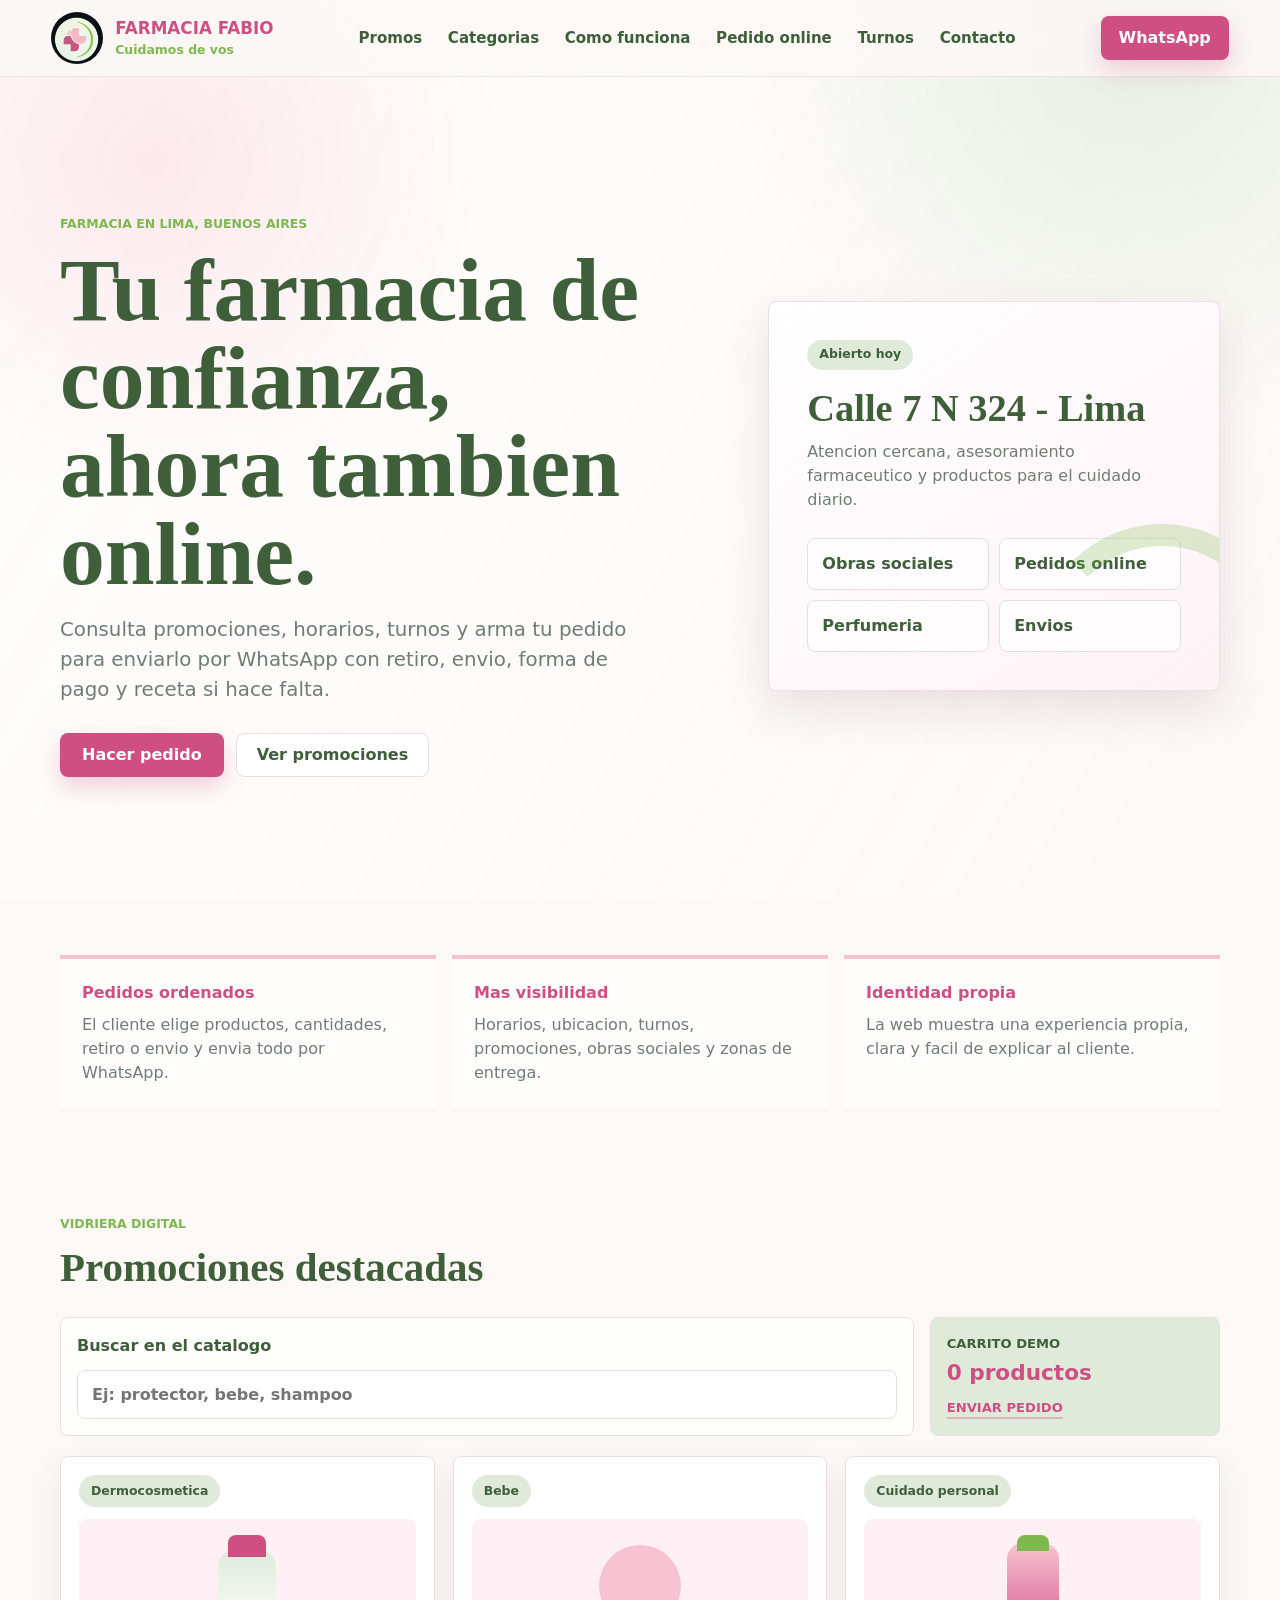
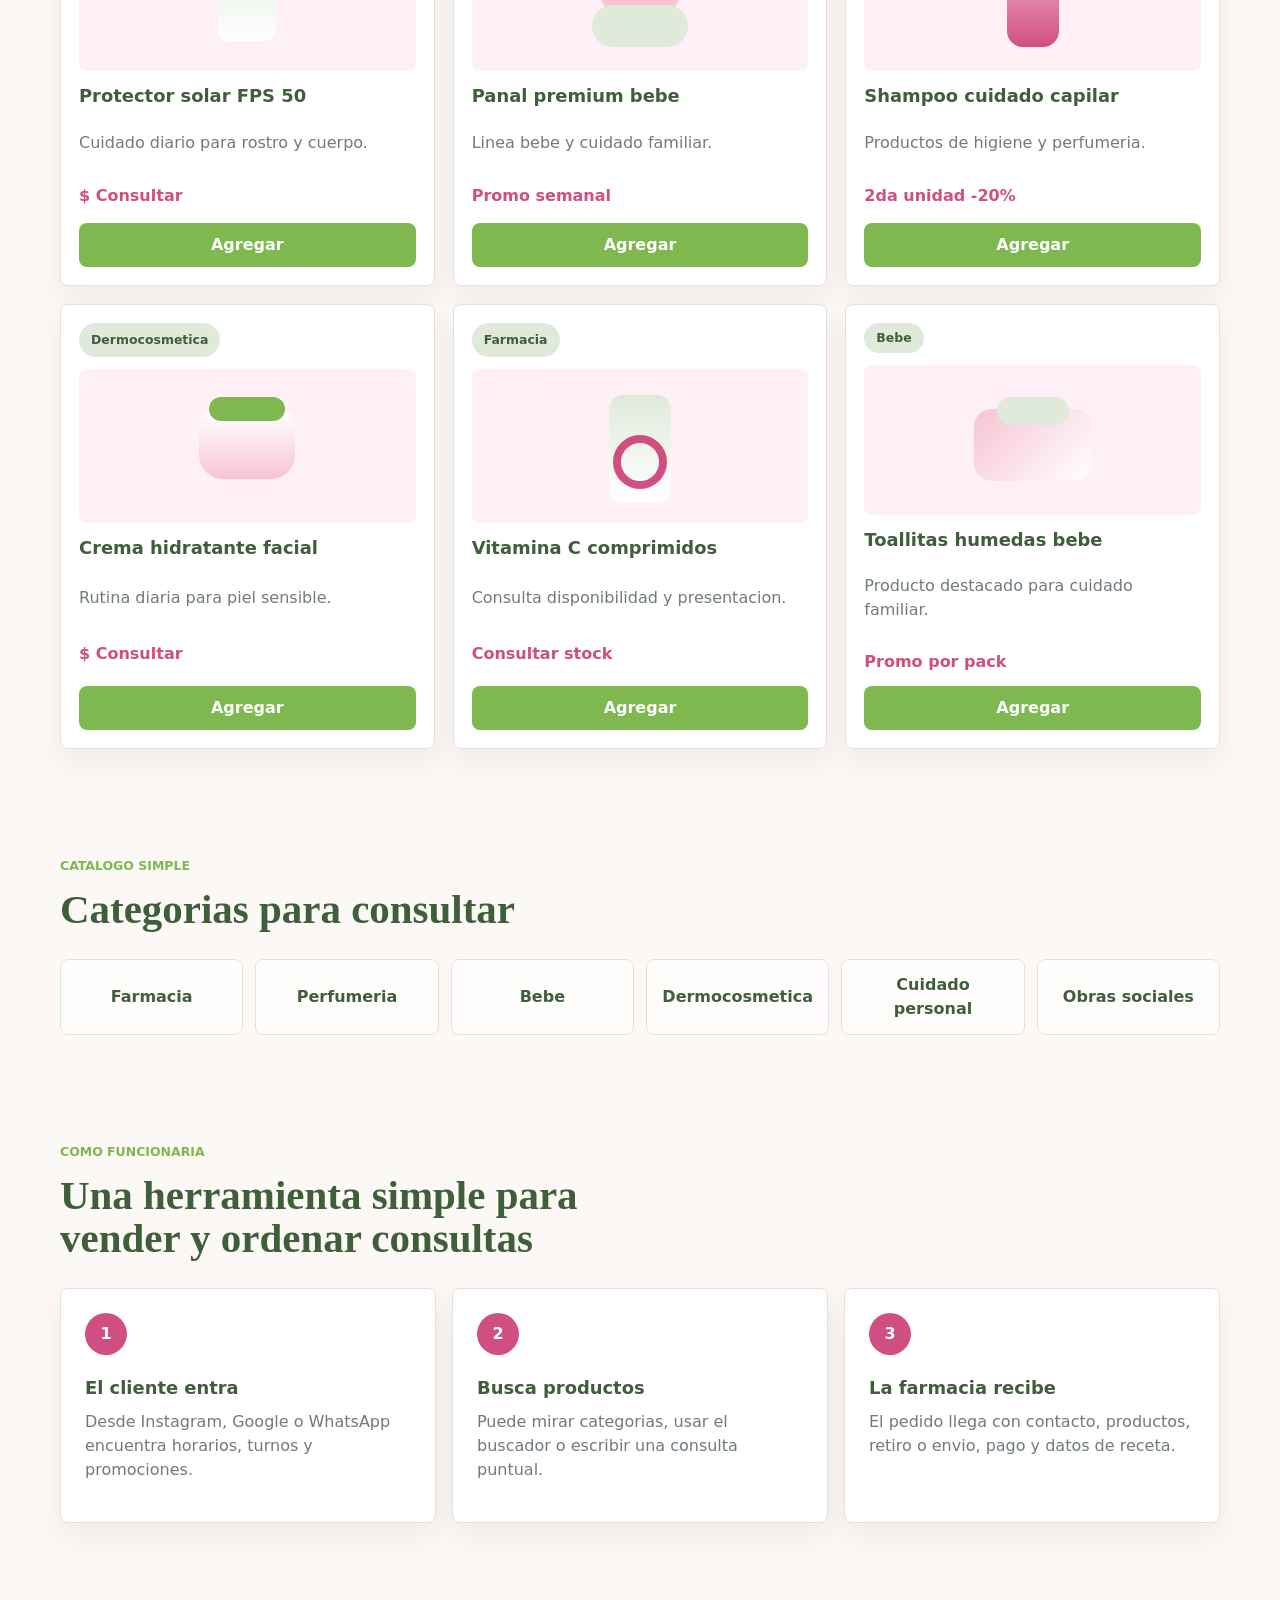
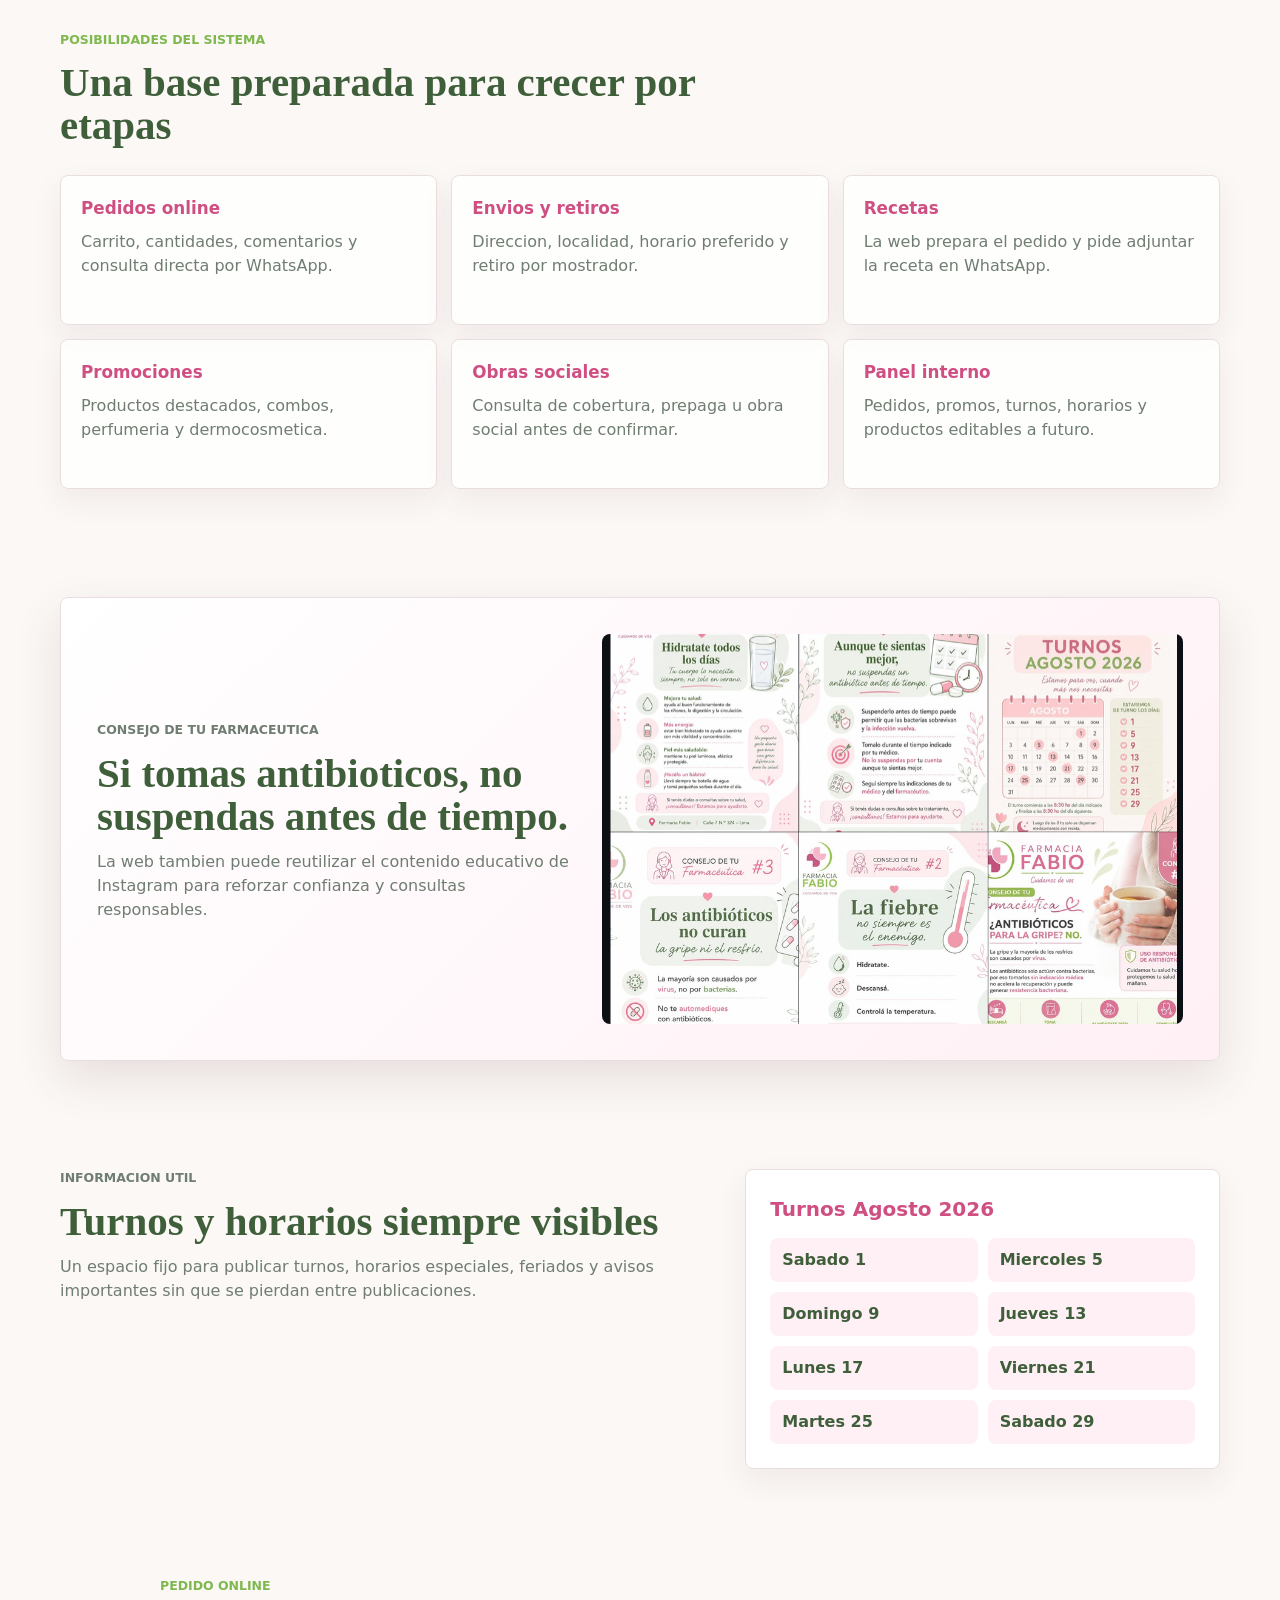
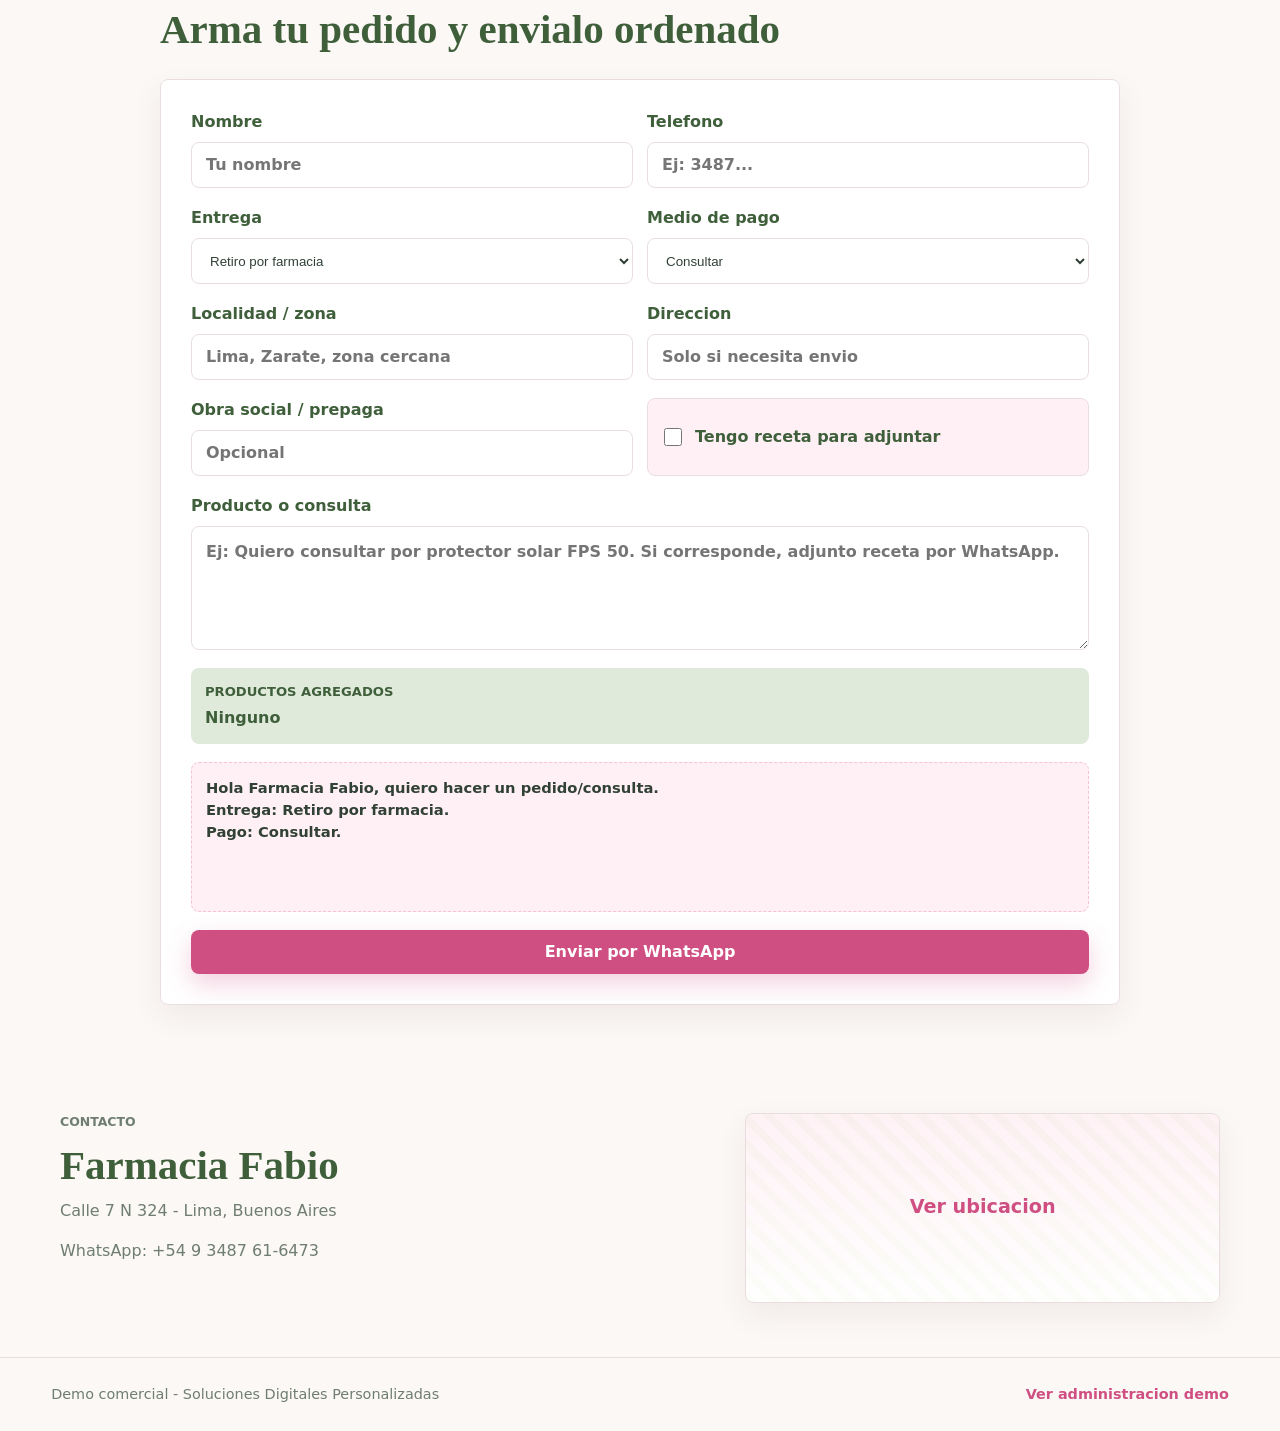
<file: index.html>
<!doctype html>
<html lang="es">
  <head>
    <meta charset="utf-8" />
    <meta name="viewport" content="width=device-width, initial-scale=1" />
    <title>Farmacia Fabio | Demo</title>
    <meta
      name="description"
      content="Demo de vidriera digital y pedidos por WhatsApp para Farmacia Fabio."
    />
    <link rel="stylesheet" href="styles.css" />
  </head>
  <body>
    <header class="site-header">
      <a class="brand" href="#inicio" aria-label="Farmacia Fabio">
        <img src="assets/logo-farmacia-fabio.png" alt="Logo Farmacia Fabio" />
        <span>
          <strong>Farmacia Fabio</strong>
          <small>Cuidamos de vos</small>
        </span>
      </a>

      <nav class="main-nav" aria-label="Principal">
        <a href="#promos">Promos</a>
        <a href="#categorias">Categorias</a>
        <a href="#funciona">Como funciona</a>
        <a href="#pedido">Pedido online</a>
        <a href="#turnos">Turnos</a>
        <a href="#contacto">Contacto</a>
      </nav>

      <a class="header-action" href="https://wa.me/5493487616473" target="_blank" rel="noreferrer">
        WhatsApp
      </a>
    </header>

    <main>
      <section class="hero" id="inicio">
        <div class="hero-copy">
          <p class="eyebrow">Farmacia en Lima, Buenos Aires</p>
          <h1>Tu farmacia de confianza, ahora tambien online.</h1>
          <p class="hero-text">
            Consulta promociones, horarios, turnos y arma tu pedido para enviarlo por
            WhatsApp con retiro, envio, forma de pago y receta si hace falta.
          </p>
          <div class="hero-actions">
            <a class="primary-button" href="#pedido">Hacer pedido</a>
            <a class="secondary-button" href="#promos">Ver promociones</a>
          </div>
        </div>

        <div class="hero-panel" aria-label="Resumen de servicios">
          <div class="status-pill">Abierto hoy</div>
          <h2>Calle 7 N 324 - Lima</h2>
          <p>Atencion cercana, asesoramiento farmaceutico y productos para el cuidado diario.</p>
          <div class="quick-grid">
            <span>Obras sociales</span>
            <span>Pedidos online</span>
            <span>Perfumeria</span>
            <span>Envios</span>
          </div>
        </div>
      </section>

      <section class="section intro-band" aria-label="Servicios principales">
        <article>
          <strong>Pedidos ordenados</strong>
          <span>El cliente elige productos, cantidades, retiro o envio y envia todo por WhatsApp.</span>
        </article>
        <article>
          <strong>Mas visibilidad</strong>
          <span>Horarios, ubicacion, turnos, promociones, obras sociales y zonas de entrega.</span>
        </article>
        <article>
          <strong>Identidad propia</strong>
          <span>La web muestra una experiencia propia, clara y facil de explicar al cliente.</span>
        </article>
      </section>

      <section class="section" id="promos">
        <div class="section-heading">
          <p class="eyebrow">Vidriera digital</p>
          <h2>Promociones destacadas</h2>
        </div>

        <div class="catalog-tools">
          <label class="search-box">
            Buscar en el catalogo
            <input id="productSearch" type="search" placeholder="Ej: protector, bebe, shampoo" />
          </label>
          <div class="cart-summary">
            <span>Carrito demo</span>
            <strong id="cartCount">0 productos</strong>
            <a href="#pedido">Enviar pedido</a>
          </div>
        </div>

        <div class="products-grid" id="products">
          <article class="product-card" data-name="Protector solar FPS 50" data-category="Dermocosmetica">
            <span class="tag">Dermocosmetica</span>
            <div class="product-visual sunscreen"></div>
            <h3>Protector solar FPS 50</h3>
            <p>Cuidado diario para rostro y cuerpo.</p>
            <strong>$ Consultar</strong>
            <button type="button" class="add-button">Agregar</button>
          </article>

          <article class="product-card" data-name="Panal premium bebe" data-category="Bebe">
            <span class="tag">Bebe</span>
            <div class="product-visual baby"></div>
            <h3>Panal premium bebe</h3>
            <p>Linea bebe y cuidado familiar.</p>
            <strong>Promo semanal</strong>
            <button type="button" class="add-button">Agregar</button>
          </article>

          <article class="product-card" data-name="Shampoo cuidado capilar" data-category="Cuidado personal">
            <span class="tag">Cuidado personal</span>
            <div class="product-visual shampoo"></div>
            <h3>Shampoo cuidado capilar</h3>
            <p>Productos de higiene y perfumeria.</p>
            <strong>2da unidad -20%</strong>
            <button type="button" class="add-button">Agregar</button>
          </article>

          <article class="product-card" data-name="Crema hidratante facial" data-category="Dermocosmetica">
            <span class="tag">Dermocosmetica</span>
            <div class="product-visual cream"></div>
            <h3>Crema hidratante facial</h3>
            <p>Rutina diaria para piel sensible.</p>
            <strong>$ Consultar</strong>
            <button type="button" class="add-button">Agregar</button>
          </article>

          <article class="product-card" data-name="Vitamina C comprimidos" data-category="Farmacia">
            <span class="tag">Farmacia</span>
            <div class="product-visual vitamin"></div>
            <h3>Vitamina C comprimidos</h3>
            <p>Consulta disponibilidad y presentacion.</p>
            <strong>Consultar stock</strong>
            <button type="button" class="add-button">Agregar</button>
          </article>

          <article class="product-card" data-name="Toallitas humedas bebe" data-category="Bebe">
            <span class="tag">Bebe</span>
            <div class="product-visual wipes"></div>
            <h3>Toallitas humedas bebe</h3>
            <p>Producto destacado para cuidado familiar.</p>
            <strong>Promo por pack</strong>
            <button type="button" class="add-button">Agregar</button>
          </article>
        </div>

        <p class="empty-state" id="emptyState">No encontramos productos con esa busqueda.</p>
      </section>

      <section class="section categories-section" id="categorias">
        <div class="section-heading">
          <p class="eyebrow">Catalogo simple</p>
          <h2>Categorias para consultar</h2>
        </div>

        <div class="category-grid">
          <a href="#pedido">Farmacia</a>
          <a href="#pedido">Perfumeria</a>
          <a href="#pedido">Bebe</a>
          <a href="#pedido">Dermocosmetica</a>
          <a href="#pedido">Cuidado personal</a>
          <a href="#pedido">Obras sociales</a>
        </div>
      </section>

      <section class="section steps-section" id="funciona">
        <div class="section-heading">
          <p class="eyebrow">Como funcionaria</p>
          <h2>Una herramienta simple para vender y ordenar consultas</h2>
        </div>

        <div class="steps-grid">
          <article>
            <span>1</span>
            <h3>El cliente entra</h3>
            <p>Desde Instagram, Google o WhatsApp encuentra horarios, turnos y promociones.</p>
          </article>
          <article>
            <span>2</span>
            <h3>Busca productos</h3>
            <p>Puede mirar categorias, usar el buscador o escribir una consulta puntual.</p>
          </article>
          <article>
            <span>3</span>
            <h3>La farmacia recibe</h3>
            <p>El pedido llega con contacto, productos, retiro o envio, pago y datos de receta.</p>
          </article>
        </div>
      </section>

      <section class="section capability-section">
        <div class="section-heading">
          <p class="eyebrow">Posibilidades del sistema</p>
          <h2>Una base preparada para crecer por etapas</h2>
        </div>

        <div class="capability-grid">
          <article>
            <strong>Pedidos online</strong>
            <span>Carrito, cantidades, comentarios y consulta directa por WhatsApp.</span>
          </article>
          <article>
            <strong>Envios y retiros</strong>
            <span>Direccion, localidad, horario preferido y retiro por mostrador.</span>
          </article>
          <article>
            <strong>Recetas</strong>
            <span>La web prepara el pedido y pide adjuntar la receta en WhatsApp.</span>
          </article>
          <article>
            <strong>Promociones</strong>
            <span>Productos destacados, combos, perfumeria y dermocosmetica.</span>
          </article>
          <article>
            <strong>Obras sociales</strong>
            <span>Consulta de cobertura, prepaga u obra social antes de confirmar.</span>
          </article>
          <article>
            <strong>Panel interno</strong>
            <span>Pedidos, promos, turnos, horarios y productos editables a futuro.</span>
          </article>
        </div>
      </section>

      <section class="section advice-section">
        <div class="advice-card">
          <div>
            <p class="eyebrow">Consejo de tu farmaceutica</p>
            <h2>Si tomas antibioticos, no suspendas antes de tiempo.</h2>
            <p>
              La web tambien puede reutilizar el contenido educativo de Instagram para
              reforzar confianza y consultas responsables.
            </p>
          </div>
          <img src="assets/instagram-referencia.png" alt="Publicaciones de referencia de Farmacia Fabio" />
        </div>
      </section>

      <section class="section split-section" id="turnos">
        <div>
          <p class="eyebrow">Informacion util</p>
          <h2>Turnos y horarios siempre visibles</h2>
          <p>
            Un espacio fijo para publicar turnos, horarios especiales, feriados y avisos
            importantes sin que se pierdan entre publicaciones.
          </p>
        </div>
        <div class="turn-card">
          <strong>Turnos Agosto 2026</strong>
          <ul>
            <li>Sabado 1</li>
            <li>Miercoles 5</li>
            <li>Domingo 9</li>
            <li>Jueves 13</li>
            <li>Lunes 17</li>
            <li>Viernes 21</li>
            <li>Martes 25</li>
            <li>Sabado 29</li>
          </ul>
        </div>
      </section>

      <section class="section order-section" id="pedido">
        <div class="section-heading">
          <p class="eyebrow">Pedido online</p>
          <h2>Arma tu pedido y envialo ordenado</h2>
        </div>

        <form class="order-box" id="orderForm">
          <div class="order-grid">
            <label>
              Nombre
              <input id="customerName" type="text" placeholder="Tu nombre" />
            </label>
            <label>
              Telefono
              <input id="customerPhone" type="tel" placeholder="Ej: 3487..." />
            </label>
          </div>

          <div class="order-grid">
            <label>
              Entrega
              <select id="deliveryMethod">
                <option value="Retiro por farmacia">Retiro por farmacia</option>
                <option value="Envio a domicilio">Envio a domicilio</option>
              </select>
            </label>
            <label>
              Medio de pago
              <select id="paymentMethod">
                <option value="Consultar">Consultar</option>
                <option value="Efectivo">Efectivo</option>
                <option value="Transferencia">Transferencia</option>
                <option value="Link de pago">Link de pago</option>
              </select>
            </label>
          </div>

          <div class="order-grid">
            <label>
              Localidad / zona
              <input id="deliveryZone" type="text" placeholder="Lima, Zarate, zona cercana" />
            </label>
            <label>
              Direccion
              <input id="deliveryAddress" type="text" placeholder="Solo si necesita envio" />
            </label>
          </div>

          <div class="order-grid">
            <label>
              Obra social / prepaga
              <input id="healthPlan" type="text" placeholder="Opcional" />
            </label>
            <label class="toggle-row public-toggle">
              <input id="hasPrescription" type="checkbox" />
              Tengo receta para adjuntar
            </label>
          </div>

          <label>
            Producto o consulta
            <textarea id="customerMessage" rows="4" placeholder="Ej: Quiero consultar por protector solar FPS 50. Si corresponde, adjunto receta por WhatsApp."></textarea>
          </label>
          <div class="selected-box">
            <span>Productos agregados</span>
            <strong id="selectedProducts">Ninguno</strong>
          </div>
          <div class="order-preview" id="orderPreview"></div>
          <button type="submit" class="primary-button">Enviar por WhatsApp</button>
        </form>
      </section>

      <section class="section contact-section" id="contacto">
        <div>
          <p class="eyebrow">Contacto</p>
          <h2>Farmacia Fabio</h2>
          <p>Calle 7 N 324 - Lima, Buenos Aires</p>
          <p>WhatsApp: +54 9 3487 61-6473</p>
        </div>
        <a
          class="map-box"
          href="https://www.google.com/maps/search/?api=1&query=Calle+7+324+Lima+Buenos+Aires"
          target="_blank"
          rel="noreferrer"
        >
          Ver ubicacion
        </a>
      </section>
    </main>

    <footer class="site-footer">
      <span>Demo comercial - Soluciones Digitales Personalizadas</span>
      <a href="admin.html">Ver administracion demo</a>
    </footer>

    <script src="script.js"></script>
  </body>
</html>
</file>
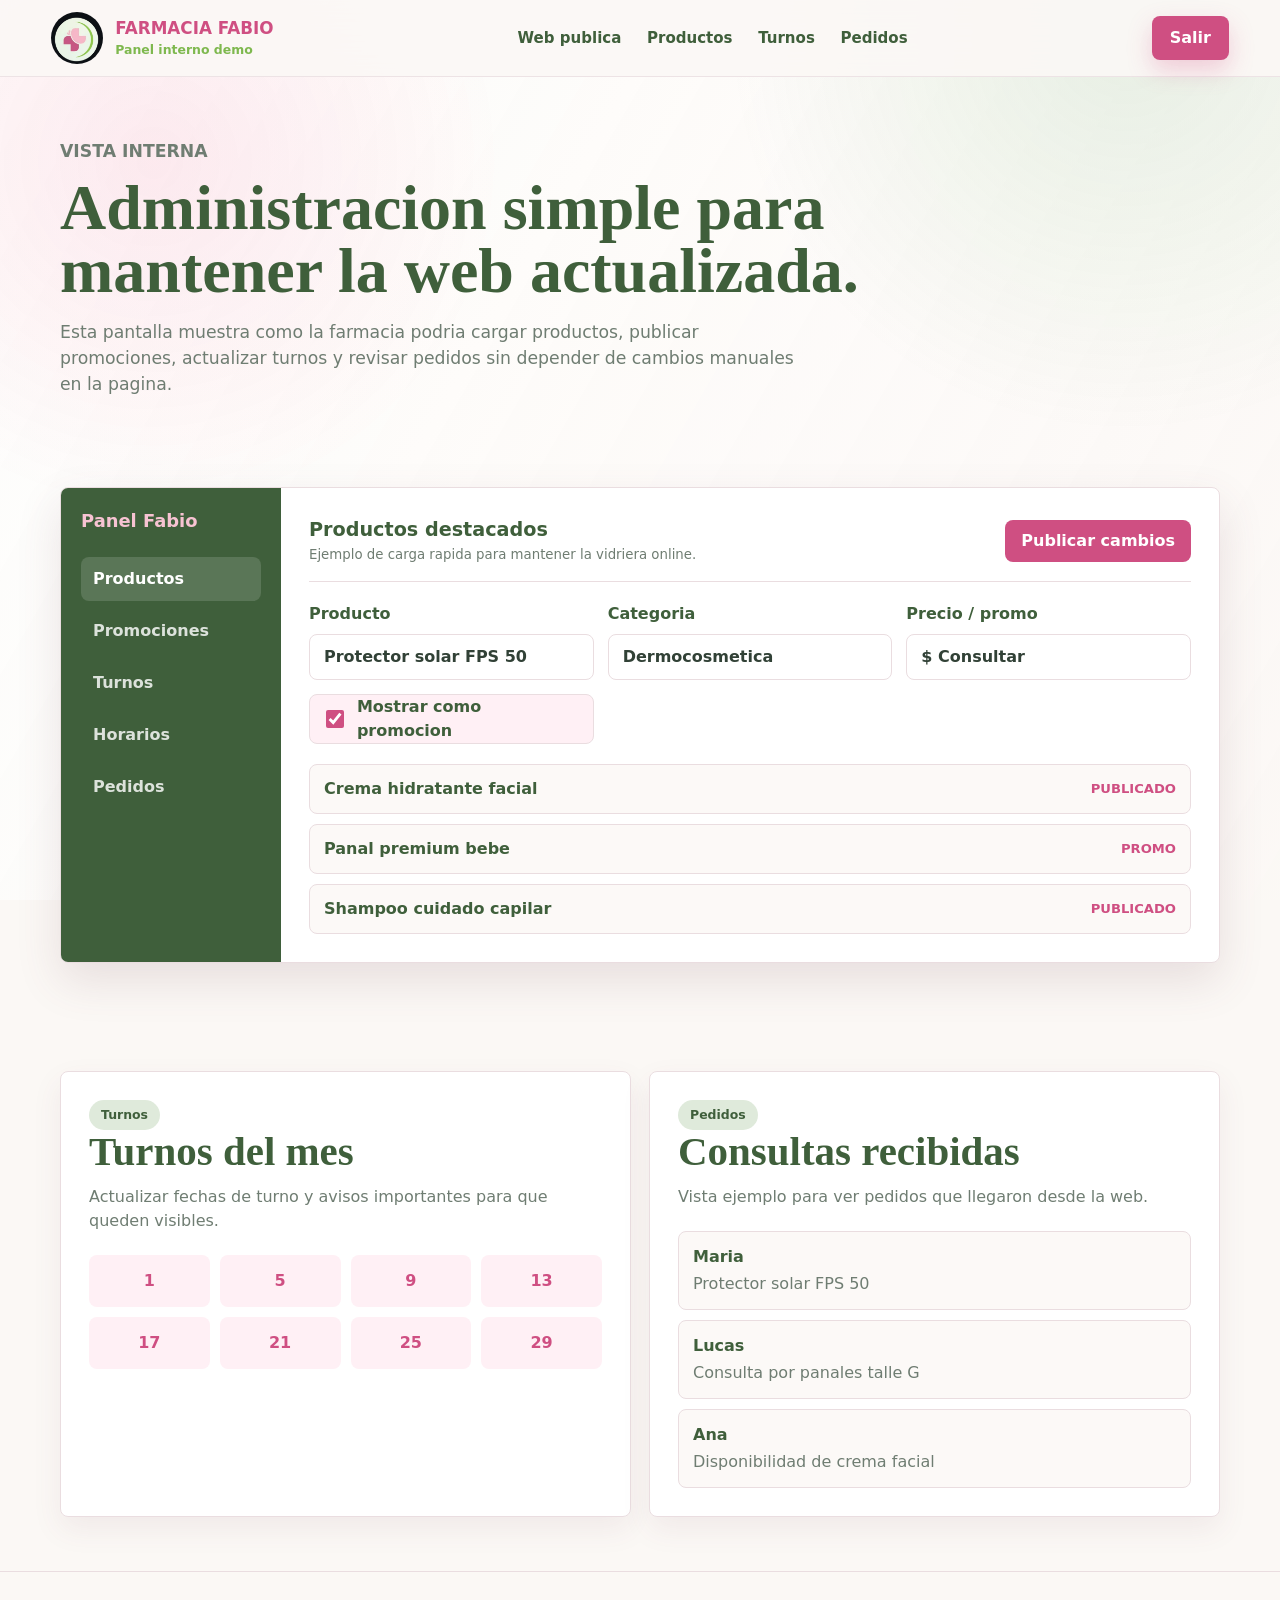
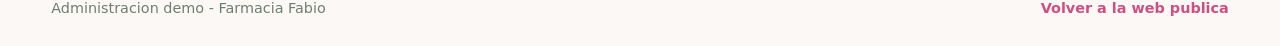
<file: admin.html>
<!doctype html>
<html lang="es">
  <head>
    <meta charset="utf-8" />
    <meta name="viewport" content="width=device-width, initial-scale=1" />
    <title>Administracion | Farmacia Fabio Demo</title>
    <meta
      name="description"
      content="Demo de administracion simple para actualizar productos, promociones y turnos."
    />
    <link rel="stylesheet" href="styles.css" />
  </head>
  <body>
    <header class="site-header">
      <a class="brand" href="index.html" aria-label="Farmacia Fabio">
        <img src="assets/logo-farmacia-fabio.png" alt="Logo Farmacia Fabio" />
        <span>
          <strong>Farmacia Fabio</strong>
          <small>Panel interno demo</small>
        </span>
      </a>

      <nav class="main-nav" aria-label="Principal">
        <a href="index.html">Web publica</a>
        <a href="#productos">Productos</a>
        <a href="#turnos">Turnos</a>
        <a href="#pedidos">Pedidos</a>
      </nav>

      <a class="header-action" href="index.html">Salir</a>
    </header>

    <main>
      <section class="admin-hero">
        <div>
          <p class="eyebrow">Vista interna</p>
          <h1>Administracion simple para mantener la web actualizada.</h1>
          <p>
            Esta pantalla muestra como la farmacia podria cargar productos, publicar
            promociones, actualizar turnos y revisar pedidos sin depender de cambios manuales
            en la pagina.
          </p>
        </div>
      </section>

      <section class="section admin-section" id="productos">
        <div class="admin-shell">
          <aside class="admin-menu" aria-label="Menu de administracion demo">
            <strong>Panel Fabio</strong>
            <span class="active">Productos</span>
            <span>Promociones</span>
            <span>Turnos</span>
            <span>Horarios</span>
            <span>Pedidos</span>
          </aside>

          <div class="admin-content">
            <div class="admin-topbar">
              <div>
                <strong>Productos destacados</strong>
                <small>Ejemplo de carga rapida para mantener la vidriera online.</small>
              </div>
              <button type="button">Publicar cambios</button>
            </div>

            <div class="admin-form-grid">
              <label>
                Producto
                <input type="text" value="Protector solar FPS 50" />
              </label>
              <label>
                Categoria
                <input type="text" value="Dermocosmetica" />
              </label>
              <label>
                Precio / promo
                <input type="text" value="$ Consultar" />
              </label>
              <label class="toggle-row">
                <input type="checkbox" checked />
                Mostrar como promocion
              </label>
            </div>

            <div class="admin-list">
              <div><span>Crema hidratante facial</span><strong>Publicado</strong></div>
              <div><span>Panal premium bebe</span><strong>Promo</strong></div>
              <div><span>Shampoo cuidado capilar</span><strong>Publicado</strong></div>
            </div>
          </div>
        </div>
      </section>

      <section class="section dashboard-grid" id="turnos">
        <article>
          <span class="tag">Turnos</span>
          <h2>Turnos del mes</h2>
          <p>Actualizar fechas de turno y avisos importantes para que queden visibles.</p>
          <div class="mini-calendar">
            <span>1</span>
            <span>5</span>
            <span>9</span>
            <span>13</span>
            <span>17</span>
            <span>21</span>
            <span>25</span>
            <span>29</span>
          </div>
        </article>

        <article id="pedidos">
          <span class="tag">Pedidos</span>
          <h2>Consultas recibidas</h2>
          <p>Vista ejemplo para ver pedidos que llegaron desde la web.</p>
          <div class="request-list">
            <div><strong>Maria</strong><span>Protector solar FPS 50</span></div>
            <div><strong>Lucas</strong><span>Consulta por panales talle G</span></div>
            <div><strong>Ana</strong><span>Disponibilidad de crema facial</span></div>
          </div>
        </article>
      </section>
    </main>

    <footer class="site-footer">
      <span>Administracion demo - Farmacia Fabio</span>
      <a href="index.html">Volver a la web publica</a>
    </footer>
  </body>
</html>
</file>
<file: styles.css>
:root {
  --pink: #cf4f82;
  --pink-soft: #f7c3d2;
  --pink-light: #fff0f5;
  --green: #7eb84e;
  --green-soft: #dfeadb;
  --green-dark: #3f5f3b;
  --cream: #fbf8f5;
  --text: #314136;
  --muted: #6f7d72;
  --line: #eadde0;
  --white: #ffffff;
  --shadow: 0 18px 45px rgba(111, 70, 86, 0.14);
}

* {
  box-sizing: border-box;
}

html {
  scroll-behavior: smooth;
}

body {
  margin: 0;
  background: var(--cream);
  color: var(--text);
  font-family:
    Inter, ui-sans-serif, system-ui, -apple-system, BlinkMacSystemFont, "Segoe UI",
    sans-serif;
  line-height: 1.5;
}

body::before {
  position: fixed;
  inset: 0;
  z-index: -1;
  pointer-events: none;
  content: "";
  background:
    radial-gradient(circle at 12% 18%, rgba(247, 195, 210, 0.34), transparent 26%),
    radial-gradient(circle at 88% 4%, rgba(223, 234, 219, 0.72), transparent 28%),
    linear-gradient(120deg, rgba(255, 255, 255, 0.76), rgba(251, 248, 245, 0.88));
}

a {
  color: inherit;
  text-decoration: none;
}

button,
input,
textarea {
  font: inherit;
}

.site-header {
  position: sticky;
  top: 0;
  z-index: 20;
  display: flex;
  align-items: center;
  justify-content: space-between;
  gap: 24px;
  min-height: 76px;
  padding: 12px clamp(18px, 4vw, 56px);
  border-bottom: 1px solid rgba(234, 221, 224, 0.78);
  background: rgba(251, 248, 245, 0.9);
  backdrop-filter: blur(18px);
}

.brand {
  display: flex;
  align-items: center;
  gap: 12px;
  min-width: 220px;
}

.brand img {
  width: 52px;
  height: 52px;
  border-radius: 999px;
  object-fit: cover;
  object-position: center;
}

.brand strong,
.brand small {
  display: block;
}

.brand strong {
  color: var(--pink);
  font-size: 1.05rem;
  text-transform: uppercase;
}

.brand small {
  color: var(--green);
  font-size: 0.78rem;
  font-weight: 700;
}

.main-nav {
  display: flex;
  align-items: center;
  gap: clamp(12px, 2vw, 28px);
  color: var(--green-dark);
  font-size: 0.94rem;
  font-weight: 700;
}

.main-nav a {
  padding: 8px 0;
}

.header-action,
.primary-button,
.secondary-button,
.add-button {
  display: inline-flex;
  align-items: center;
  justify-content: center;
  min-height: 44px;
  border: 0;
  border-radius: 8px;
  cursor: pointer;
  font-weight: 800;
}

.header-action,
.primary-button {
  background: var(--pink);
  color: var(--white);
  box-shadow: 0 10px 24px rgba(207, 79, 130, 0.26);
}

.header-action {
  padding: 0 18px;
}

.primary-button {
  padding: 0 22px;
}

.secondary-button {
  padding: 0 20px;
  border: 1px solid var(--line);
  background: var(--white);
  color: var(--green-dark);
}

.section,
.hero {
  width: min(1160px, calc(100% - 36px));
  margin-inline: auto;
}

.hero {
  display: grid;
  grid-template-columns: minmax(0, 1.05fr) minmax(320px, 0.75fr);
  align-items: center;
  gap: clamp(28px, 6vw, 76px);
  min-height: calc(100vh - 76px);
  padding: 58px 0 44px;
}

.hero-copy {
  max-width: 720px;
}

.eyebrow {
  margin: 0 0 12px;
  color: var(--green);
  font-size: 0.78rem;
  font-weight: 900;
  letter-spacing: 0;
  text-transform: uppercase;
}

h1,
h2,
h3,
p {
  margin-top: 0;
}

h1 {
  max-width: 740px;
  margin-bottom: 18px;
  color: var(--green-dark);
  font-family: Georgia, "Times New Roman", serif;
  font-size: clamp(2.55rem, 7vw, 5.8rem);
  line-height: 0.98;
  letter-spacing: 0;
}

h2 {
  margin-bottom: 12px;
  color: var(--green-dark);
  font-family: Georgia, "Times New Roman", serif;
  font-size: clamp(1.8rem, 3.2vw, 3rem);
  line-height: 1.05;
  letter-spacing: 0;
}

h3 {
  margin-bottom: 8px;
  color: var(--green-dark);
  font-size: 1.12rem;
}

.hero-text {
  max-width: 590px;
  margin-bottom: 28px;
  color: var(--muted);
  font-size: clamp(1.05rem, 1.6vw, 1.24rem);
}

.hero-actions {
  display: flex;
  flex-wrap: wrap;
  gap: 12px;
}

.hero-panel {
  position: relative;
  overflow: hidden;
  padding: clamp(24px, 4vw, 38px);
  border: 1px solid rgba(234, 221, 224, 0.9);
  border-radius: 8px;
  background:
    linear-gradient(145deg, rgba(255, 255, 255, 0.95), rgba(255, 240, 245, 0.82)),
    var(--white);
  box-shadow: var(--shadow);
}

.hero-panel::after {
  position: absolute;
  right: -70px;
  bottom: -88px;
  width: 210px;
  height: 210px;
  border: 22px solid rgba(126, 184, 78, 0.25);
  border-left-color: transparent;
  border-radius: 50%;
  content: "";
}

.status-pill,
.tag {
  display: inline-flex;
  width: fit-content;
  align-items: center;
  min-height: 30px;
  padding: 0 12px;
  border-radius: 999px;
  background: var(--green-soft);
  color: var(--green-dark);
  font-size: 0.78rem;
  font-weight: 900;
}

.hero-panel h2 {
  margin-top: 18px;
  font-size: clamp(1.8rem, 3vw, 2.7rem);
}

.hero-panel p {
  color: var(--muted);
}

.quick-grid {
  display: grid;
  grid-template-columns: repeat(2, minmax(0, 1fr));
  gap: 10px;
  margin-top: 26px;
}

.quick-grid span,
.category-grid a {
  min-height: 48px;
  padding: 13px 14px;
  border: 1px solid var(--line);
  border-radius: 8px;
  background: rgba(255, 255, 255, 0.72);
  color: var(--green-dark);
  font-weight: 800;
}

.intro-band {
  display: grid;
  grid-template-columns: repeat(3, minmax(0, 1fr));
  gap: 16px;
  padding: 18px 0 60px;
}

.intro-band article {
  min-height: 118px;
  padding: 22px;
  border-top: 4px solid var(--pink-soft);
  background: rgba(255, 255, 255, 0.72);
}

.intro-band strong,
.intro-band span {
  display: block;
}

.intro-band strong {
  margin-bottom: 8px;
  color: var(--pink);
}

.intro-band span {
  color: var(--muted);
}

.section {
  padding: 54px 0;
}

.section-heading {
  max-width: 640px;
  margin-bottom: 28px;
}

.catalog-tools {
  display: grid;
  grid-template-columns: minmax(0, 1fr) minmax(230px, 0.34fr);
  gap: 16px;
  margin-bottom: 20px;
}

.search-box {
  padding: 16px;
  border: 1px solid var(--line);
  border-radius: 8px;
  background: rgba(255, 255, 255, 0.78);
}

.cart-summary {
  display: grid;
  align-content: center;
  gap: 4px;
  min-height: 106px;
  padding: 16px;
  border: 1px solid var(--line);
  border-radius: 8px;
  background: var(--green-soft);
}

.cart-summary span,
.cart-summary a {
  color: var(--green-dark);
  font-size: 0.82rem;
  font-weight: 900;
  text-transform: uppercase;
}

.cart-summary strong {
  color: var(--pink);
  font-size: 1.35rem;
}

.cart-summary a {
  width: fit-content;
  margin-top: 4px;
  border-bottom: 2px solid rgba(207, 79, 130, 0.34);
  color: var(--pink);
}

.products-grid {
  display: grid;
  grid-template-columns: repeat(3, minmax(0, 1fr));
  gap: 18px;
}

.product-card {
  display: grid;
  gap: 12px;
  min-height: 430px;
  padding: 18px;
  border: 1px solid var(--line);
  border-radius: 8px;
  background: var(--white);
  box-shadow: 0 12px 30px rgba(111, 70, 86, 0.08);
}

.product-card.is-hidden {
  display: none;
}

.product-visual {
  position: relative;
  min-height: 150px;
  overflow: hidden;
  border-radius: 8px;
  background: var(--pink-light);
}

.product-visual::before,
.product-visual::after {
  position: absolute;
  content: "";
}

.sunscreen::before {
  left: 50%;
  top: 30px;
  width: 58px;
  height: 92px;
  border-radius: 18px 18px 10px 10px;
  background: linear-gradient(var(--green-soft), var(--white));
  transform: translateX(-50%);
}

.sunscreen::after {
  left: 50%;
  top: 16px;
  width: 38px;
  height: 22px;
  border-radius: 8px 8px 0 0;
  background: var(--pink);
  transform: translateX(-50%);
}

.baby::before {
  left: 50%;
  top: 26px;
  width: 82px;
  height: 82px;
  border-radius: 50%;
  background: var(--pink-soft);
  transform: translateX(-50%);
}

.baby::after {
  left: calc(50% - 48px);
  top: 86px;
  width: 96px;
  height: 42px;
  border-radius: 24px;
  background: var(--green-soft);
}

.shampoo::before {
  left: 50%;
  top: 24px;
  width: 52px;
  height: 104px;
  border-radius: 16px;
  background: linear-gradient(180deg, var(--pink-soft), var(--pink));
  transform: translateX(-50%);
}

.shampoo::after {
  left: 50%;
  top: 16px;
  width: 32px;
  height: 16px;
  border-radius: 8px 8px 0 0;
  background: var(--green);
  transform: translateX(-50%);
}

.cream::before {
  left: 50%;
  top: 42px;
  width: 96px;
  height: 68px;
  border-radius: 14px 14px 24px 24px;
  background: linear-gradient(180deg, var(--white), var(--pink-soft));
  transform: translateX(-50%);
}

.cream::after {
  left: 50%;
  top: 28px;
  width: 76px;
  height: 24px;
  border-radius: 12px;
  background: var(--green);
  transform: translateX(-50%);
}

.vitamin::before {
  left: 50%;
  top: 26px;
  width: 62px;
  height: 108px;
  border-radius: 14px;
  background: linear-gradient(180deg, var(--green-soft), var(--white));
  transform: translateX(-50%);
}

.vitamin::after {
  left: 50%;
  top: 66px;
  width: 38px;
  height: 38px;
  border: 8px solid var(--pink);
  border-radius: 50%;
  transform: translateX(-50%);
}

.wipes::before {
  left: 50%;
  top: 44px;
  width: 118px;
  height: 72px;
  border-radius: 18px;
  background: linear-gradient(135deg, var(--pink-soft), var(--white));
  transform: translateX(-50%);
}

.wipes::after {
  left: 50%;
  top: 32px;
  width: 72px;
  height: 28px;
  border-radius: 16px;
  background: var(--green-soft);
  transform: translateX(-50%);
}

.product-card p {
  color: var(--muted);
}

.product-card strong {
  color: var(--pink);
}

.add-button {
  align-self: end;
  width: 100%;
  background: var(--green);
  color: var(--white);
}

.add-button.is-selected {
  background: var(--pink);
}

.empty-state {
  display: none;
  margin: 18px 0 0;
  padding: 18px;
  border: 1px dashed var(--pink-soft);
  border-radius: 8px;
  background: rgba(255, 255, 255, 0.72);
  color: var(--muted);
  font-weight: 800;
}

.empty-state.is-visible {
  display: block;
}

.category-grid {
  display: grid;
  grid-template-columns: repeat(6, minmax(0, 1fr));
  gap: 12px;
}

.category-grid a {
  display: grid;
  place-items: center;
  text-align: center;
}

.steps-grid {
  display: grid;
  grid-template-columns: repeat(3, minmax(0, 1fr));
  gap: 16px;
}

.steps-grid article {
  min-height: 220px;
  padding: 24px;
  border: 1px solid var(--line);
  border-radius: 8px;
  background: var(--white);
  box-shadow: 0 12px 30px rgba(111, 70, 86, 0.08);
}

.steps-grid span {
  display: grid;
  place-items: center;
  width: 42px;
  height: 42px;
  margin-bottom: 20px;
  border-radius: 50%;
  background: var(--pink);
  color: var(--white);
  font-weight: 900;
}

.steps-grid p {
  color: var(--muted);
}

.capability-grid {
  display: grid;
  grid-template-columns: repeat(3, minmax(0, 1fr));
  gap: 14px;
}

.capability-grid article {
  min-height: 150px;
  padding: 20px;
  border: 1px solid var(--line);
  border-radius: 8px;
  background: rgba(255, 255, 255, 0.78);
  box-shadow: 0 12px 30px rgba(111, 70, 86, 0.08);
}

.capability-grid strong,
.capability-grid span {
  display: block;
}

.capability-grid strong {
  margin-bottom: 8px;
  color: var(--pink);
  font-size: 1.05rem;
}

.capability-grid span {
  color: var(--muted);
}

.advice-card {
  display: grid;
  grid-template-columns: minmax(0, 0.82fr) minmax(320px, 1fr);
  align-items: center;
  gap: 28px;
  padding: clamp(20px, 4vw, 36px);
  border: 1px solid var(--line);
  border-radius: 8px;
  background: linear-gradient(135deg, var(--white), var(--pink-light));
  box-shadow: var(--shadow);
}

.advice-card p {
  color: var(--muted);
}

.advice-card img {
  width: 100%;
  max-height: 390px;
  border-radius: 8px;
  object-fit: cover;
  object-position: center;
}

.admin-shell {
  display: grid;
  grid-template-columns: 220px minmax(0, 1fr);
  gap: 0;
  overflow: hidden;
  border: 1px solid var(--line);
  border-radius: 8px;
  background: var(--white);
  box-shadow: var(--shadow);
}

.admin-menu {
  display: grid;
  align-content: start;
  gap: 8px;
  padding: 20px;
  background: var(--green-dark);
  color: var(--white);
}

.admin-menu strong {
  margin-bottom: 14px;
  color: var(--pink-soft);
  font-size: 1.12rem;
}

.admin-menu span {
  padding: 10px 12px;
  border-radius: 8px;
  color: rgba(255, 255, 255, 0.82);
  font-weight: 800;
}

.admin-menu .active {
  background: rgba(255, 255, 255, 0.14);
  color: var(--white);
}

.admin-content {
  display: grid;
  gap: 20px;
  padding: clamp(18px, 3vw, 28px);
}

.admin-topbar {
  display: flex;
  align-items: center;
  justify-content: space-between;
  gap: 16px;
  padding-bottom: 16px;
  border-bottom: 1px solid var(--line);
}

.admin-topbar strong,
.admin-topbar small {
  display: block;
}

.admin-topbar strong {
  color: var(--green-dark);
  font-size: 1.2rem;
}

.admin-topbar small {
  color: var(--muted);
}

.admin-topbar button {
  min-height: 42px;
  padding: 0 16px;
  border: 0;
  border-radius: 8px;
  background: var(--pink);
  color: var(--white);
  cursor: pointer;
  font-weight: 900;
}

.admin-form-grid {
  display: grid;
  grid-template-columns: repeat(3, minmax(0, 1fr));
  gap: 14px;
}

.toggle-row {
  display: flex;
  align-items: center;
  gap: 10px;
  min-height: 46px;
  padding: 0 12px;
  border: 1px solid var(--line);
  border-radius: 8px;
  background: var(--pink-light);
}

.toggle-row input {
  width: 18px;
  min-height: 18px;
  accent-color: var(--pink);
}

.admin-list {
  display: grid;
  gap: 10px;
}

.admin-list div {
  display: flex;
  align-items: center;
  justify-content: space-between;
  gap: 14px;
  min-height: 48px;
  padding: 12px 14px;
  border: 1px solid var(--line);
  border-radius: 8px;
  background: rgba(251, 248, 245, 0.78);
}

.admin-list span {
  color: var(--green-dark);
  font-weight: 800;
}

.admin-list strong {
  color: var(--pink);
  font-size: 0.82rem;
  text-transform: uppercase;
}

.split-section,
.contact-section {
  display: grid;
  grid-template-columns: minmax(0, 1fr) minmax(280px, 0.72fr);
  align-items: start;
  gap: 26px;
}

.split-section p,
.contact-section p {
  color: var(--muted);
}

.turn-card,
.order-box,
.map-box {
  border: 1px solid var(--line);
  border-radius: 8px;
  background: var(--white);
  box-shadow: 0 12px 30px rgba(111, 70, 86, 0.08);
}

.turn-card {
  padding: 24px;
}

.turn-card strong {
  display: block;
  margin-bottom: 14px;
  color: var(--pink);
  font-size: 1.25rem;
}

.turn-card ul {
  display: grid;
  grid-template-columns: repeat(2, minmax(0, 1fr));
  gap: 10px;
  padding: 0;
  margin: 0;
  list-style: none;
}

.turn-card li {
  padding: 10px 12px;
  border-radius: 8px;
  background: var(--pink-light);
  color: var(--green-dark);
  font-weight: 800;
}

.order-section {
  max-width: 960px;
}

.order-box {
  display: grid;
  gap: 18px;
  padding: clamp(18px, 4vw, 30px);
}

.order-grid {
  display: grid;
  grid-template-columns: repeat(2, minmax(0, 1fr));
  gap: 14px;
}

label {
  display: grid;
  gap: 8px;
  color: var(--green-dark);
  font-weight: 900;
}

input,
textarea,
select {
  width: 100%;
  border: 1px solid var(--line);
  border-radius: 8px;
  background: #fff;
  color: var(--text);
  outline: none;
}

input,
select {
  min-height: 46px;
  padding: 0 14px;
}

textarea {
  resize: vertical;
  padding: 13px 14px;
}

input:focus,
textarea:focus,
select:focus {
  border-color: var(--pink);
  box-shadow: 0 0 0 4px rgba(207, 79, 130, 0.12);
}

.public-toggle {
  min-height: 72px;
}

.selected-box {
  display: grid;
  gap: 4px;
  padding: 14px;
  border-radius: 8px;
  background: var(--green-soft);
}

.selected-box span {
  color: var(--green-dark);
  font-size: 0.82rem;
  font-weight: 900;
  text-transform: uppercase;
}

.selected-box strong {
  display: grid;
  gap: 8px;
  color: var(--green-dark);
}

.selected-item {
  display: grid;
  grid-template-columns: minmax(0, 1fr) 34px 34px;
  gap: 8px;
  align-items: center;
  padding: 8px 10px;
  border-radius: 8px;
  background: rgba(255, 255, 255, 0.68);
}

.selected-item button {
  width: 34px;
  height: 34px;
  border: 0;
  border-radius: 8px;
  background: var(--pink);
  color: var(--white);
  cursor: pointer;
  font-weight: 900;
}

.order-preview {
  min-height: 150px;
  white-space: pre-wrap;
  padding: 14px;
  border: 1px dashed var(--pink-soft);
  border-radius: 8px;
  background: var(--pink-light);
  color: var(--text);
  font-size: 0.92rem;
  font-weight: 650;
}

.map-box {
  display: grid;
  place-items: center;
  min-height: 190px;
  padding: 24px;
  background:
    linear-gradient(rgba(255, 240, 245, 0.82), rgba(255, 255, 255, 0.88)),
    repeating-linear-gradient(
      45deg,
      rgba(126, 184, 78, 0.22),
      rgba(126, 184, 78, 0.22) 8px,
      transparent 8px,
      transparent 18px
    );
  color: var(--pink);
  font-size: 1.2rem;
  font-weight: 900;
}

.site-footer {
  display: flex;
  justify-content: space-between;
  gap: 16px;
  padding: 26px clamp(18px, 4vw, 56px);
  border-top: 1px solid var(--line);
  color: var(--muted);
  font-size: 0.9rem;
}

.site-footer a {
  color: var(--pink);
  font-weight: 900;
}

.admin-hero {
  width: min(1160px, calc(100% - 36px));
  margin-inline: auto;
  padding: 62px 0 18px;
}

.admin-hero div {
  max-width: 860px;
}

.admin-hero h1 {
  max-width: 900px;
  font-size: clamp(2.25rem, 5vw, 4.7rem);
}

.admin-hero p {
  max-width: 760px;
  color: var(--muted);
  font-size: 1.08rem;
}

.dashboard-grid {
  display: grid;
  grid-template-columns: repeat(2, minmax(0, 1fr));
  gap: 18px;
}

.dashboard-grid article {
  min-height: 330px;
  padding: clamp(20px, 3vw, 28px);
  border: 1px solid var(--line);
  border-radius: 8px;
  background: var(--white);
  box-shadow: 0 12px 30px rgba(111, 70, 86, 0.08);
}

.dashboard-grid p {
  color: var(--muted);
}

.mini-calendar {
  display: grid;
  grid-template-columns: repeat(4, minmax(0, 1fr));
  gap: 10px;
  margin-top: 22px;
}

.mini-calendar span {
  display: grid;
  place-items: center;
  min-height: 52px;
  border-radius: 8px;
  background: var(--pink-light);
  color: var(--pink);
  font-weight: 900;
}

.request-list {
  display: grid;
  gap: 10px;
  margin-top: 22px;
}

.request-list div {
  display: grid;
  gap: 3px;
  padding: 13px 14px;
  border: 1px solid var(--line);
  border-radius: 8px;
  background: rgba(251, 248, 245, 0.78);
}

.request-list strong {
  color: var(--green-dark);
}

.request-list span {
  color: var(--muted);
}

@media (max-width: 900px) {
  .site-header {
    align-items: flex-start;
    flex-wrap: wrap;
  }

  .main-nav {
    order: 3;
    width: 100%;
    overflow-x: auto;
    padding-bottom: 2px;
  }

  .hero,
  .advice-card,
  .split-section,
  .contact-section,
	  .dashboard-grid {
	    grid-template-columns: 1fr;
	  }

  .hero {
    min-height: auto;
    padding-top: 42px;
  }

  .intro-band,
  .products-grid,
  .catalog-tools,
	  .steps-grid,
	  .capability-grid,
	  .admin-shell,
	  .admin-form-grid,
	  .order-grid {
	    grid-template-columns: 1fr;
	  }

  .category-grid {
    grid-template-columns: repeat(2, minmax(0, 1fr));
  }

  .admin-topbar {
    align-items: flex-start;
    flex-direction: column;
  }
}

@media (max-width: 560px) {
  .site-header {
    min-height: 70px;
    padding-inline: 14px;
  }

  .brand {
    min-width: 0;
  }

  .brand img {
    width: 46px;
    height: 46px;
  }

  .header-action {
    min-height: 40px;
    padding-inline: 14px;
  }

  .section,
  .hero,
  .admin-hero {
    width: min(100% - 28px, 1160px);
  }

  .quick-grid,
  .turn-card ul {
    grid-template-columns: 1fr;
  }

  .category-grid {
    grid-template-columns: 1fr;
  }

  .site-footer {
    flex-direction: column;
  }
}
</file>
